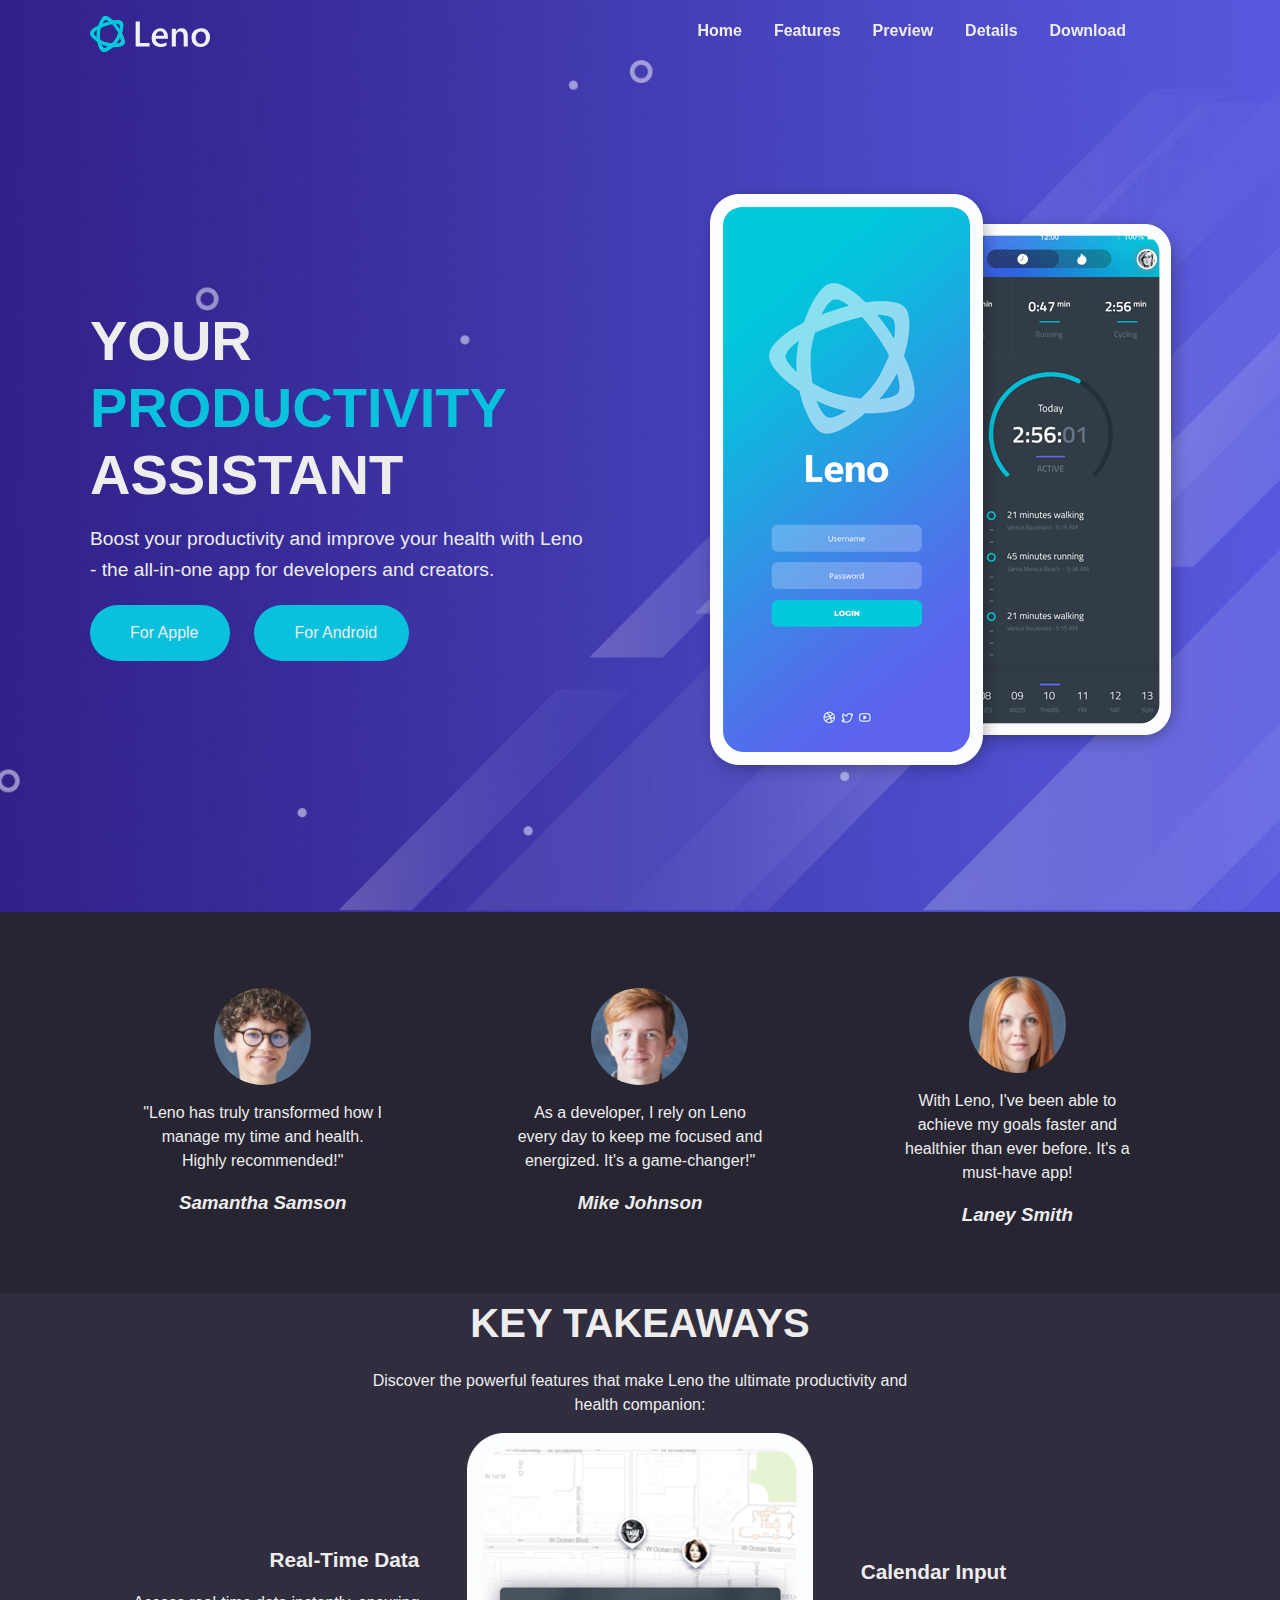
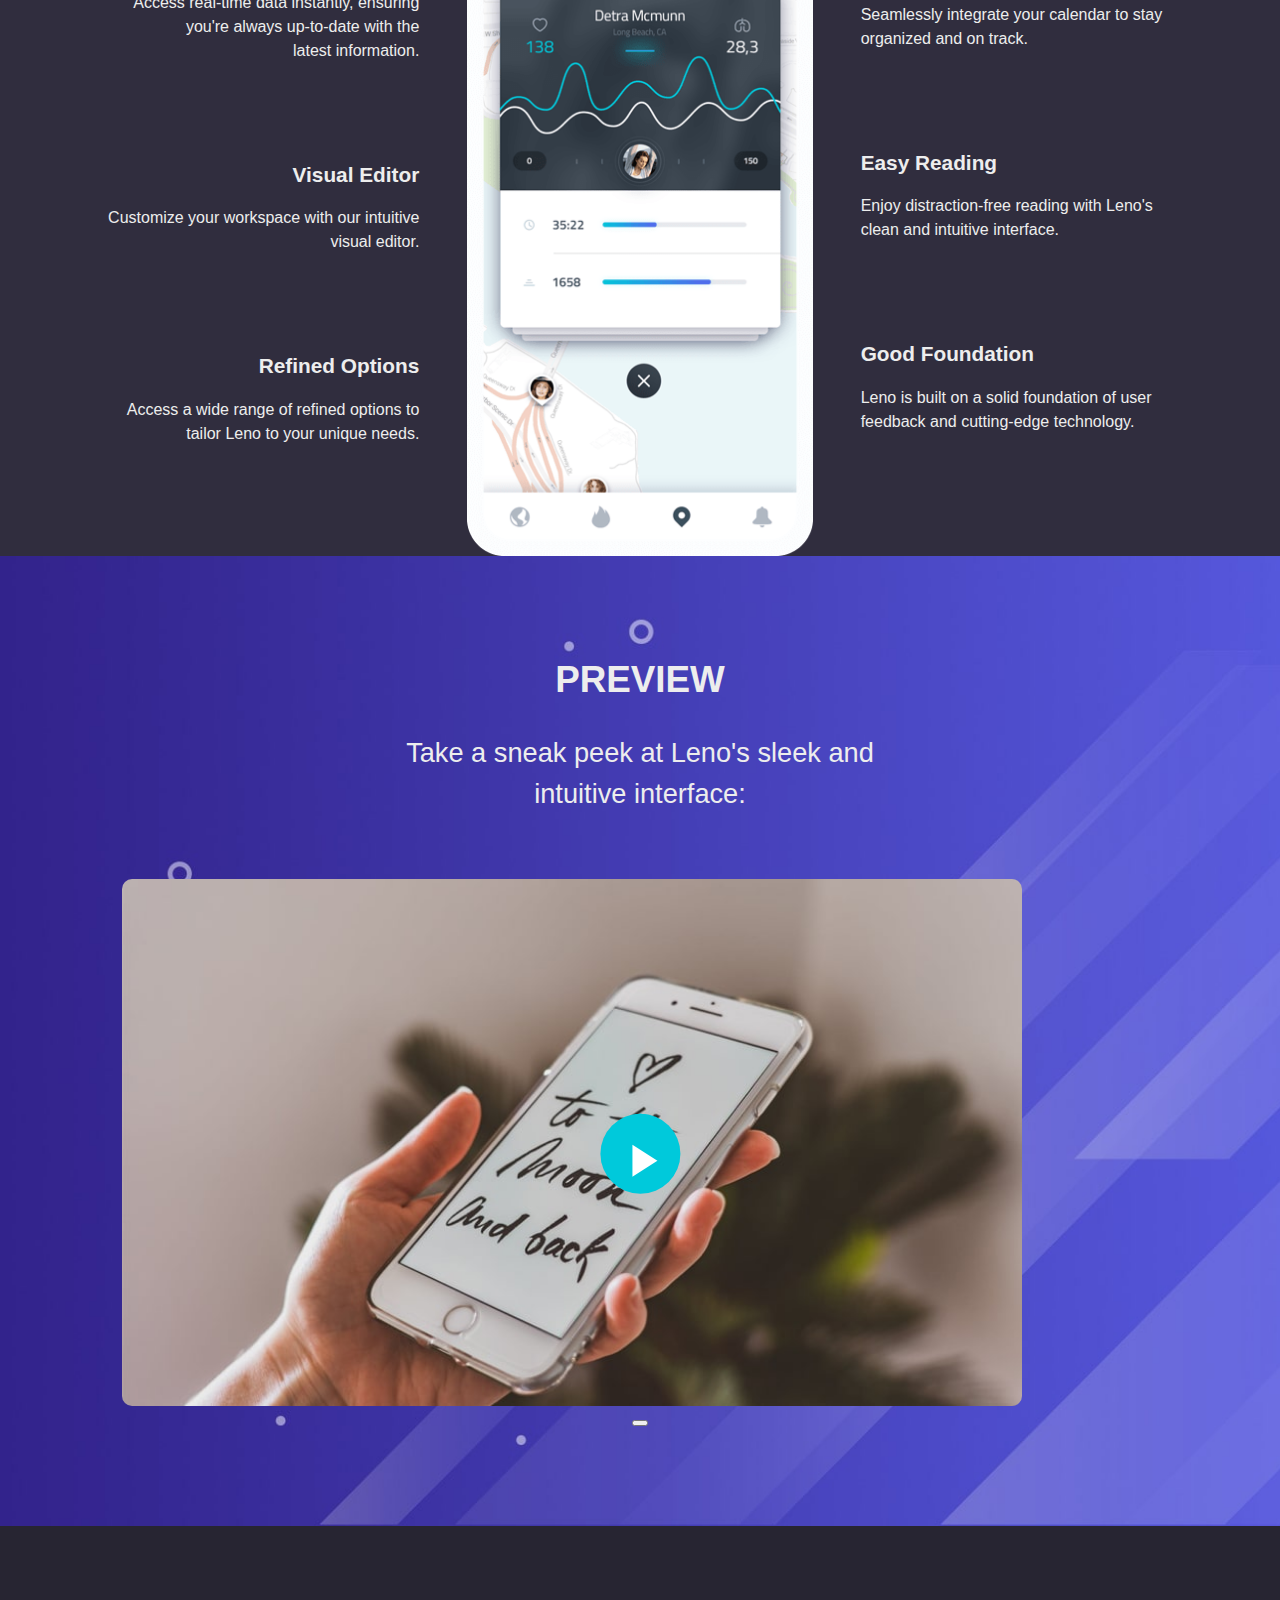
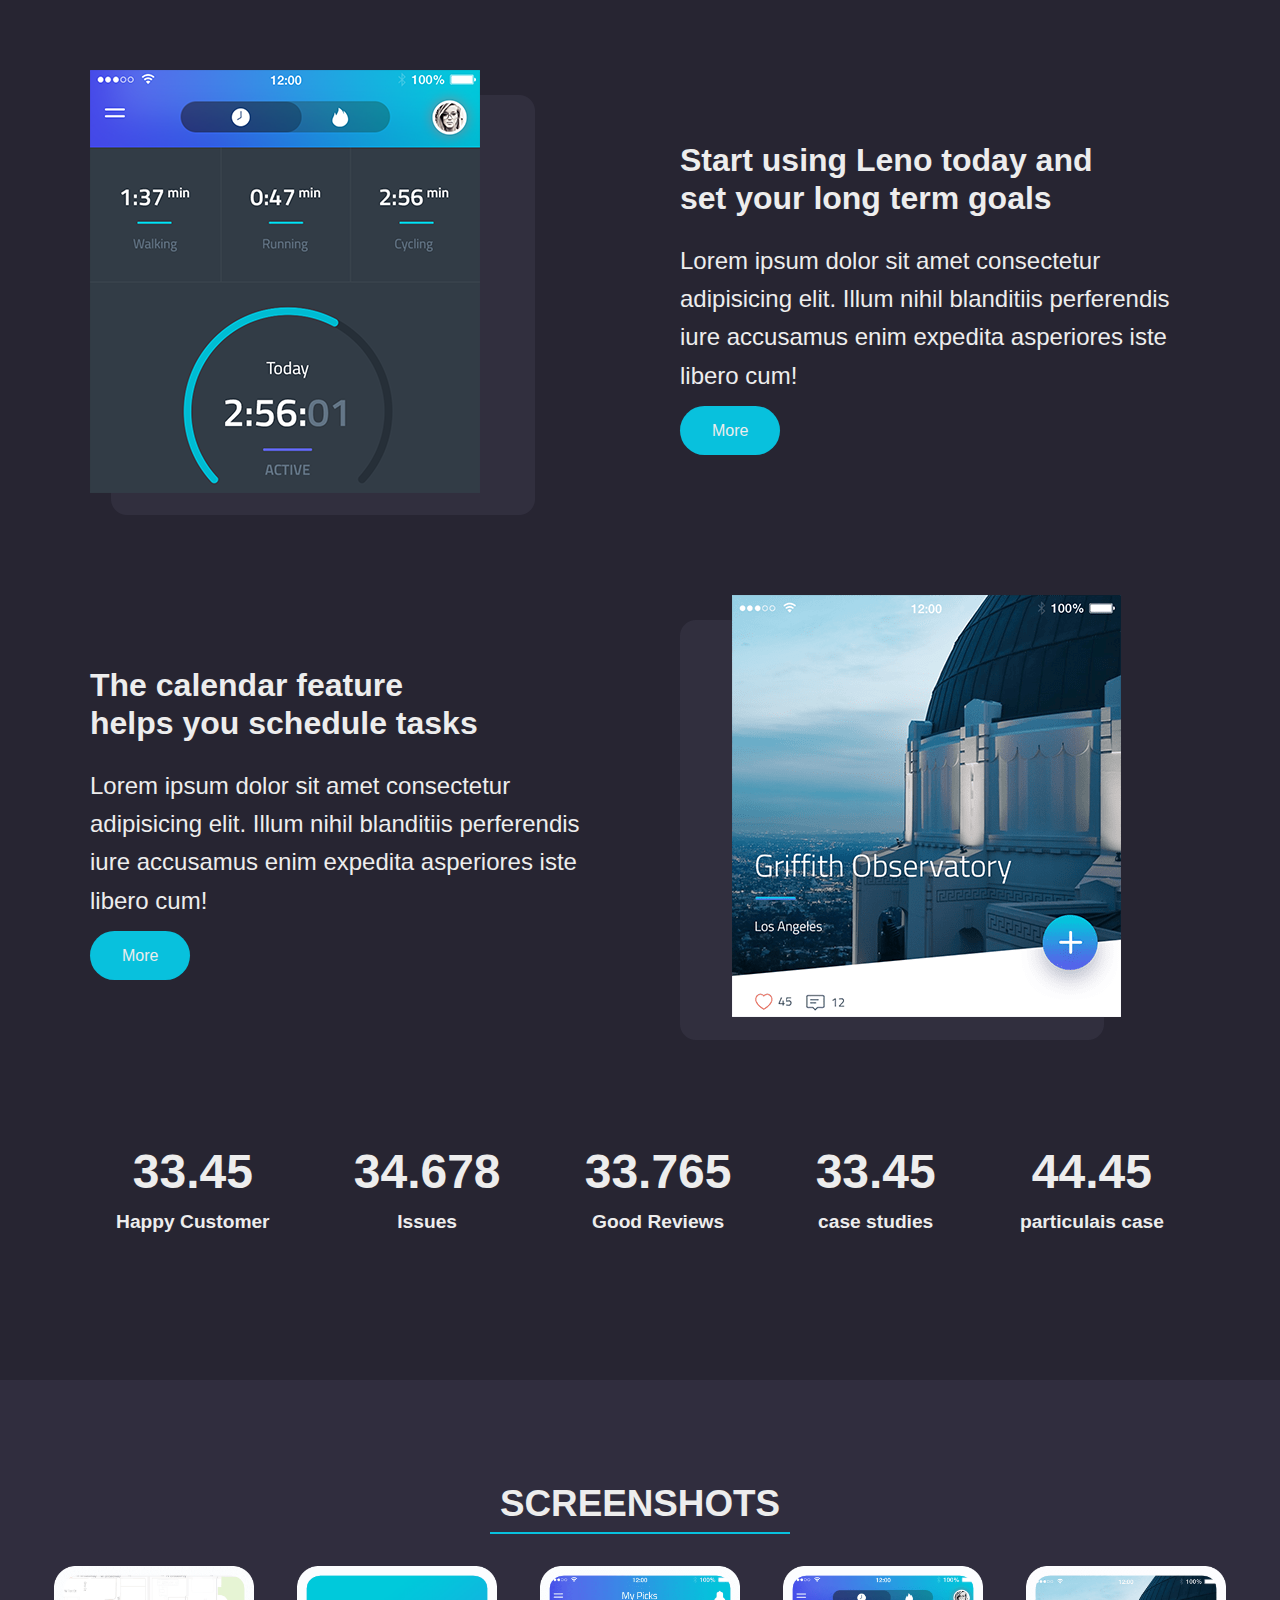
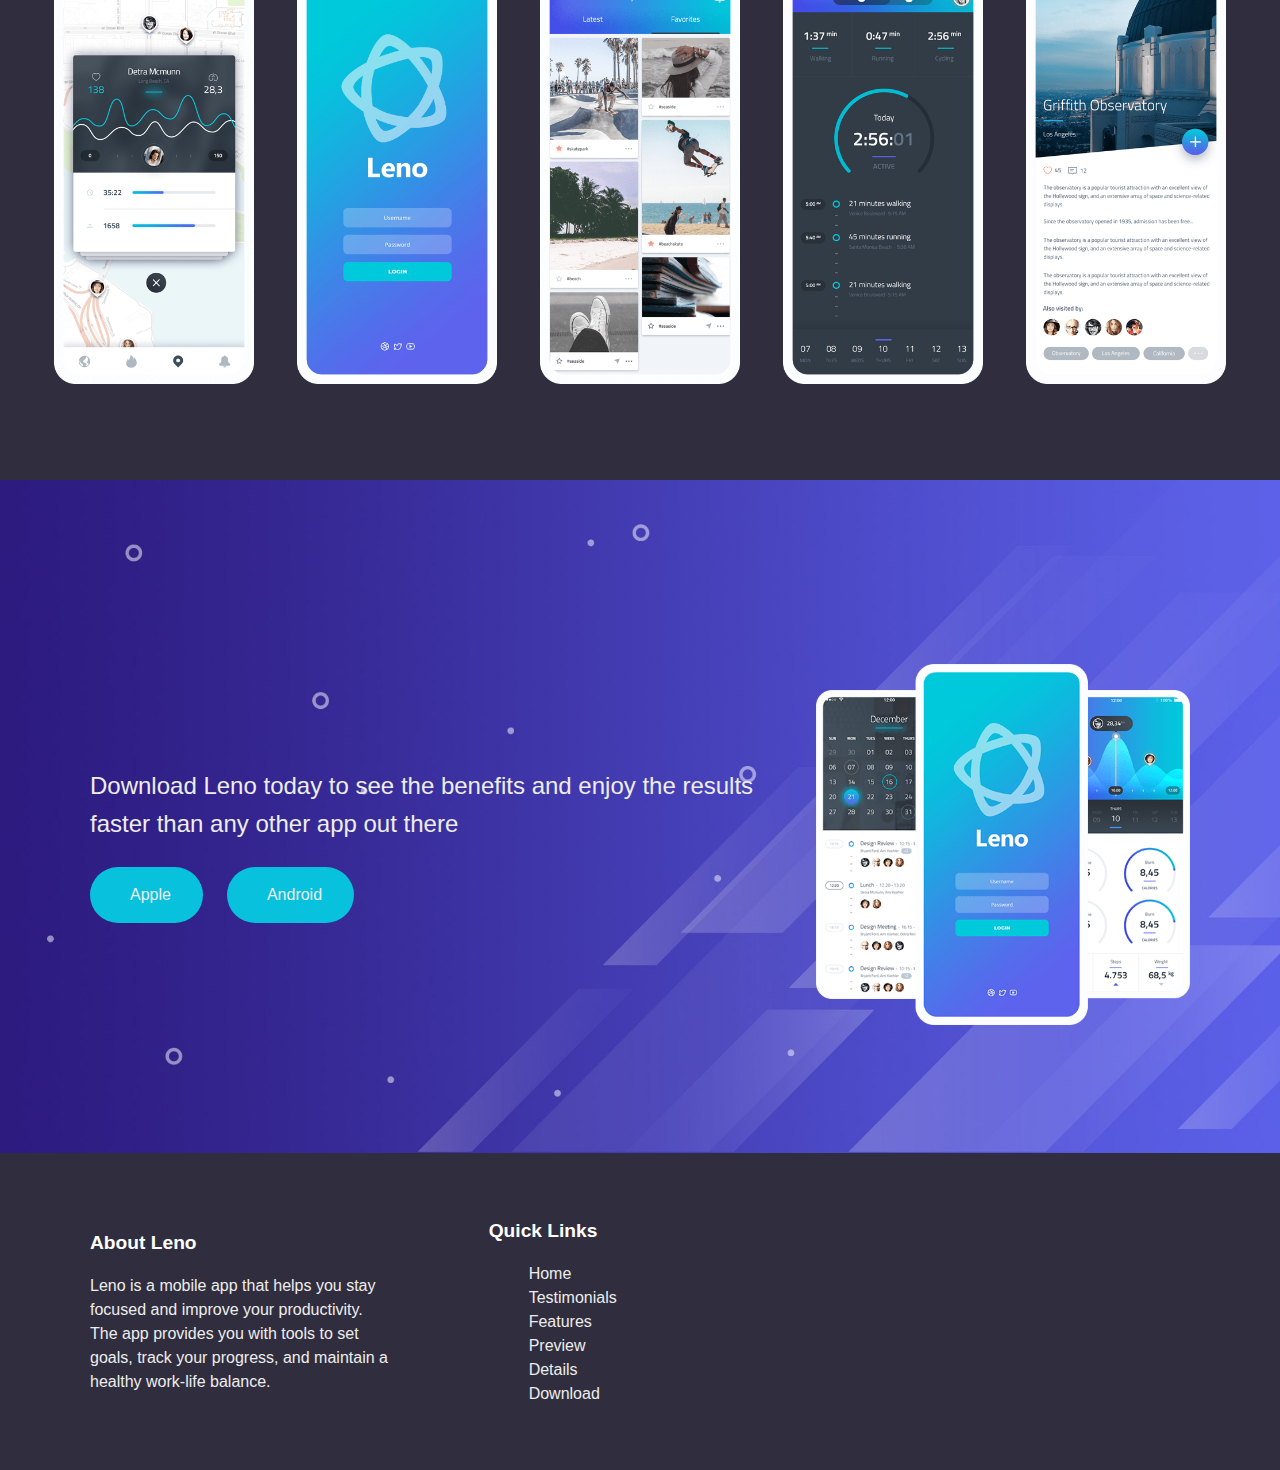
<file: index.html>
<!DOCTYPE html>
<html lang="en">
  <head>
    <meta charset="UTF-8">
    <meta name="viewport" content="width=device-width, initial-scale=1.0">
    <link rel="preconnect" href="https://fonts.googleapis.com">
    <link rel="preconnect" href="https://fonts.gstatic.com" crossorigin>
    <link
      href="https://fonts.googleapis.com/css2?family=Open+Sans:ital,wght@0,300..800;1,300..800&family=Roboto:ital,wght@0,100;0,300;0,400;0,500;0,700;0,900;1,100;1,300;1,400;1,500;1,700;1,900&display=swap"
      rel="stylesheet">
    <link rel="stylesheet" href="https://cdnjs.cloudflare.com/ajax/libs/font-awesome/6.7.1/css/all.min.css"
      integrity="sha512-5Hs3dF2AEPkpNAR7UiOHba+lRSJNeM2ECkwxUIxC1Q/FLycGTbNapWXB4tP889k5T5Ju8fs4b1P5z/iB4nMfSQ=="
      crossorigin="anonymous" referrerpolicy="no-referrer" />
    <link rel="stylesheet" href="./css/style.css">
    <link rel="stylesheet" href="./images/favicon.png">
    <title>Leno App | Health and Productivity</title>
  </head>
  <body>
    <nav class="navbar">
      <div class="navbar__container container">
        <div class="navbar__logo">
          <img src="./images/logo.svg" alt="leno">
        </div>
        <div class="navbar__menu">
          <ul class="navbar__menu-list">
            <li class="navbar__menu-item">
              <a href="#" class="navbar__menu-link">Home</a>
            </li>
            <li class="navbar__menu-item">
              <a href="#features" class="navbar__menu-link">Features</a>
            </li>
            <li class="navbar__menu-item">
              <a href="#preview" class="navbar__menu-link">Preview</a>
            </li>
            <li class="navbar__menu-item">
              <a href="#details" class="navbar__menu-link">Details</a>
            </li>
            <li class="navbar__menu-item">
              <a href="#download" class="navbar__menu-link">Download</a>
            </li>
            <li class="navbar__menu-item">
              <a href="#" class="navbar__menu-link--primary">
                <i class="fa-brands fa-facebook"></i>
              </a>
            </li>
            <li class="navbar__menu-item">
              <a href="#" class="navbar__menu-link--primary">
                <i class="fa-brands fa-twitter"></i>
              </a>
            </li>
          </ul>
        </div>
        <!-- Mobile Menu & Hamburger Icon -->
        <div class="navbar__mobile-menu">
          <div class="navbar__mobile-menu-toggle">
            <i class="fas fa-bars fa-2x"></i>
          </div>
          <!-- Mobile Menu Items -->
          <div class="navbar__mobile-menu-items">
            <ul class="navbar__mobile-menu-list">
              <li class="navbar__mobile-menu-item">
                <a href="#" class="navbar__mobile-menu-link">Home</a>
              </li>
              <li class="navbar__mobile-menu-item">
                <a href="#features" class="navbar__mobile-menu-link">Features</a>
              </li>
              <li class="navbar__mobile-menu-item">
                <a href="#preview" class="navbar__mobile-menu-link">Preview</a>
              </li>
              <li class="navbar__mobile-menu-item">
                <a href="#details" class="navbar__mobile-menu-link">Details</a>
              </li>
              <li class="navbar__mobile-menu-item">
                <a href="download" class="navbar__mobile-menu-link">Download</a>
              </li>
              <li class="navbar__mobile-menu-item">
                <a href="#" class="navbar__mobile-menu-link--primary">
                  <i class="fa-brands fa-facebook"></i>
                </a>
              </li>
              <li class="navbar__mobile-menu-item">
                <a href="#" class="navbar__mobile-menu-link--primary">
                  <i class="fa-brands fa-twitter"></i>
                </a>
              </li>
            </ul>
          </div>
        </div>
      </div>
    </nav>
    <!-- Hero -->
    <header class="hero">
      <div class="hero__container container">
        <div class="hero__content">
          <h1 class="hero__title">
            Your <span class="hero__title-primary">Productivity</span>
            Assistant
          </h1>
          <p class="hero__description">
            Boost your productivity and improve your health with Leno - the all-in-one app for developers and creators.
          </p>
          <div class="hero__buttons">
            <a href="#download" class="hero_button btn">
              <i class="fa-brands fa-apple"></i>
              For Apple
            </a>
            <a href="#download" class="hero_button btn">
              <i class="fa-brands fa-android"></i>
              For Android
            </a>
          </div>
        </div>
        <div class="hero__image">
          <img src="./images/header-smartphones.png" alt="hero">
        </div>
      </div>
    </header>
    <!-- Testimonials -->
    <section class="testimonials" id="testimonials">
      <div class="testimonials__container container">
        <div class="testimonials__card">
          <div class="testimonials__image">
            <img src="./images/testimonial-1.jpg" alt="testimonial 1">
          </div>
          <div class="testimonials__card--content">
            <p class="testimonials__card-text">
              "Leno has truly transformed how I manage my time and health. Highly recommended!"
            </p>
            <h3 class="testimonials__card-title">
              Samantha Samson
            </h3>
          </div>
        </div>
        <div class="testimonials__card">
          <div class="testimonials__image">
            <img src="./images/testimonial-2.jpg" alt="testimonial 2">
          </div>
          <div class="testimonials__card--content">
            <p class="testimonials__card-text">
              As a developer, I rely on Leno every day to keep me focused and energized. It's a game-changer!"
            </p>
            <h3 class="testimonials__card-title">
              Mike Johnson
            </h3>
          </div>
        </div>
        <div class="testimonials__card">
          <div class="testimonials__image">
            <img src="./images/testimonial-3.jpg" alt="testimonial 3">
          </div>
          <div class="testimonials__card--content">
            <p class="testimonials__card-text">
              With Leno, I've been able to achieve my goals faster and healthier than ever before. It's a must-have app!
            </p>
            <h3 class="testimonials__card-title">
              Laney Smith
            </h3>
          </div>
        </div>
      </div>
    </section>
    <!-- Features -->
    <section class="features" id="features">
      <div class="features__container container">
        <div class="features__content">
          <h2 class="features__title">Key Takeaways</h2>
          <p class="features__description">
            Discover the powerful features that make Leno the ultimate productivity and health companion:
          </p>
          <div class="features__grid">
            <div class="features__grid-column features__grid-column-left">
              <div class="features__grid-item">
                <div class="features__grid-item-text">
                  <h4 class="features__grid-item-text-title">
                    Real-Time Data
                  </h4>
                  <p class="features__grid-item-text-description">
                    Access real-time data instantly, ensuring you're always up-to-date with the latest information.
                  </p>
                </div>
                <div class="features__grid-item-icon">
                  <i class="fas fa-rocket fa-4x"></i>
                </div>
              </div>
              <div class="features__grid-item">
                <div class="features__grid-item-text">
                  <h4 class="features__grid-item-text-title">
                    Visual Editor
                  </h4>
                  <p class="features__grid-item-text-description">
                    Customize your workspace with our intuitive visual editor.
                  </p>
                </div>
                <div class="features__grid-item-icon">
                  <i class="fas fa-code fa-4x"></i>
                </div>
              </div>
              <div class="features__grid-item">
                <div class="features__grid-item-text">
                  <h4 class="features__grid-item-text-title">
                    Refined Options
                  </h4>
                  <p class="features__grid-item-text-description">
                    Access a wide range of refined options to tailor Leno to your unique needs.
                  </p>
                </div>
                <div class="features__grid-item-icon">
                  <i class="fas fa-cube fa-4x"></i>
                </div>
              </div>
            </div>
            <div class="features__grid-column features__grid-column-center">
              <img src="./images/features-smartphone-1.png" alt="">
            </div>
            <div class="features__grid-column features__grid-column-right">
              <div class="features__grid-item">
                <div class="features__grid-item-text">
                  <h4 class="features__grid-item-text-title">
                    Calendar Input
                  </h4>
                  <p class="features__grid-item-text-description">
                    Seamlessly integrate your calendar to stay organized and on track.
                  </p>
                </div>
                <div class="features__grid-item-icon">
                  <i class="fas fa-calendar fa-4x"></i>
                </div>
              </div>
              <div class="features__grid-item">
                <div class="features__grid-item-text">
                  <h4 class="features__grid-item-text-title">
                    Easy Reading
                  </h4>
                  <p class="features__grid-item-text-description">
                    Enjoy distraction-free reading with Leno's clean and intuitive interface.
                  </p>
                </div>
                <div class="features__grid-item-icon">
                  <i class="fas fa-book fa-4x"></i>
                </div>
              </div>
              <div class="features__grid-item">
                <div class="features__grid-item-text">
                  <h4 class="features__grid-item-text-title">
                    Good Foundation
                  </h4>
                  <p class="features__grid-item-text-description">
                    Leno is built on a solid foundation of user feedback and cutting-edge technology.
                  </p>
                </div>
                <div class="features__grid-item-icon">
                  <i class="fas fa-gem fa-4x"></i>
                </div>
              </div>
            </div>
          </div>
        </div>
      </div>
    </section>
    <!-- Modal -->
    <div class="modal" id="videoModal">
      <div class="modal__content">
        <span class="modal__close-button">&times;</span>
        <iframe src=""
            frameborder="0"
            id="videoPlayer"
            width="600"
            height="320"
            frameborder="0"
            allowfullscreen
            ></iframe>
      </div>
    </div>
    <!-- preview -->
    <section class="preview" id="preview">
      <div class="preview__container container">
        <div class="preview__content">
          <h2 class="preview__title">Preview</h2>
          <p class="preview__description">
            Take a sneak peek at Leno's sleek and intuitive interface:
          </p>
          <div class="preview__image-container">
            <div class="preview__video-wrapper">
              <img src="./images/video-frame.jpg" alt="">
              <button class="preview__video-button">
                <span class="preview__video-play-button">
                  <span></span>
                </span>
              </button>
            </div>
          </div>
        </div>
      </div>
    </section>
    <!-- details -->
    <section class="details" id="details">
      <div class="details__container container">
          <div class="details__grid">
             <div class="details__grid-image">
                <img src="./images/details-1.png" alt="">
             </div>
            <div class="details__grid-content">
              <h3 class="details__grid-heading">
                Start using Leno today and set your long term goals
              </h3>
              <p class="details__grid-description">
                Lorem ipsum dolor sit amet consectetur adipisicing elit. Illum nihil blanditiis perferendis iure accusamus enim
                expedita asperiores iste libero cum!
              </p>
              <a href="details.html" class="details__grid-buton btn">More</a>
            </div>
           
            <div class="details__grid-content">
              <h3 class="details__grid-heading">
               The calendar feature helps you schedule tasks
              </h3>
              <p class="details__grid-description">
                Lorem ipsum dolor sit amet consectetur adipisicing elit. Illum nihil blanditiis perferendis iure accusamus enim
                expedita asperiores iste libero cum!
              </p>
              <a href="#details.html" class="details__grid-buton btn">More</a>
            </div>
              <div class="details__grid-image">
                <img src="./images/details-2.png" alt="">
              </div>
          </div>
          <!-- icons -->
          <div class="details_icons">
            <div class="details__icons-item">
              <i class="fas fa-users fa-4x"></i>
              <div class="details__icons-amount">33.45</div>
              <h4 class="details_icons-titlle">Happy Customer</h4>
            </div>
            <div class="details__icons-item">
              <i class="fas fa-code fa-4x"></i>
              <div class="details__icons-amount">34.678</div>
              <h4 class="details_icons-titlle">Issues</h4>
            </div>
            <div class="details__icons-item">
              <i class="fas fa-rocket fa-4x"></i>
              <div class="details__icons-amount">33.765</div>
              <h4 class="details_icons-titlle">Good Reviews</h4>
            </div>
            <div class="details__icons-item">
              <i class="fas fa-edit fa-4x"></i>
              <div class="details__icons-amount">33.45</div>
              <h4 class="details_icons-titlle">case studies</h4>
            </div>
            <div class="details__icons-item">
              <i class="fas fa-edit fa-4x"></i>
              <div class="details__icons-amount">44.45</div>
              <h4 class="details_icons-titlle">particulais case</h4>
            </div>
          </div>
      </div>
    </section>
    <!-- screenshot -->
    <section class="screenshots" id="screenshots">
       <div class="screenshots__container container">
         <div class="screenshots__content">
           <h2 class="screenshots__title">
            Screenshots 
           </h2>
           <div class="screenshot__image">
             <img src="./images/screenshot-1.png" alt="">
             <img src="./images/screenshot-2.png" alt="">
             <img src="./images/screenshot-3.png" alt="">
             <img src="./images/screenshot-4.png" alt="">
             <img src="./images/screenshot-5.png" alt="">
           </div>
         </div>
       </div>
    </section>
    <section class="download" id="download">
       <div class="download__container container">
          <div class="download_content">
           <p class="download-description">
            Download Leno today to see the benefits and enjoy the results faster than any other app out there
           </p>
           <div class="download__buttons">
             <a href="details.html" class="download__button btn">
               <i class="fa-brands fa-apple"></i>
               Apple
             </a>
             <a href="details.html" class="download__button btn">
               <i class="fa-brands fa-android"></i>
               Android
             </a>
           </div>
          </div>
          <div class="download_image">
            <img src="./images/download.png" alt="">
          </div>
       </div>
    </section>
    <!-- footer -->
    <footer class="footer">
      <div class="footer__container container">
         <div class="footer__about">
            <h4 class="footer__title">About Leno</h4>
            <p class="footer__description">
              Leno is a mobile app that helps you stay focused and improve your productivity. The app provides you with tools to set
              goals, track your progress, and maintain a healthy work-life balance.
            </p>
         </div>
         <div class="footer__links">
            <h4 class="footer__title">Quick Links</h4>
            <ul class="footer__links-list">
               <li class="footer__links-item">
                  <a href="#" class="footer__links-link">Home</a>
               </li>
               <li class="footer__links-item">
                  <a href="#testimonials" class="footer__links-link">Testimonials</a>
               </li>
               <li class="footer__links-item">
                  <a href="#features" class="footer__links-link">Features</a>
               </li>
               <li class="footer__links-item">
                  <a href="#preview" class="footer__links-link">Preview</a>
               </li>
               <li class="footer__links-item">
                  <a href="#details" class="footer__links-link">Details</a>
               </li>
               <li class="footer__links-item">
                  <a href="#download" class="footer__links-link">Download</a>
               </li>
            </ul>
         </div>
         <div class="footer__social">
           <a href="#" class="social__link">
             <i class="fa-brands fa-facebook fa-3x"></i>
           </a>
           <a href="#" class="social__link">
             <i class="fa-brands fa-twitter fa-3x"></i>
           </a>
           <a href="#" class="social__link">
             <i class="fa-brands fa-instagram fa-3x"></i>
           </a>
           <a href="#" class="social__link">
             <i class="fa-brands fa-youtube fa-3x"></i>
           </a>
         </div>
      </div>
    </footer>
    <script src="js/script.js"></script>
  </body>
</html>
</file>
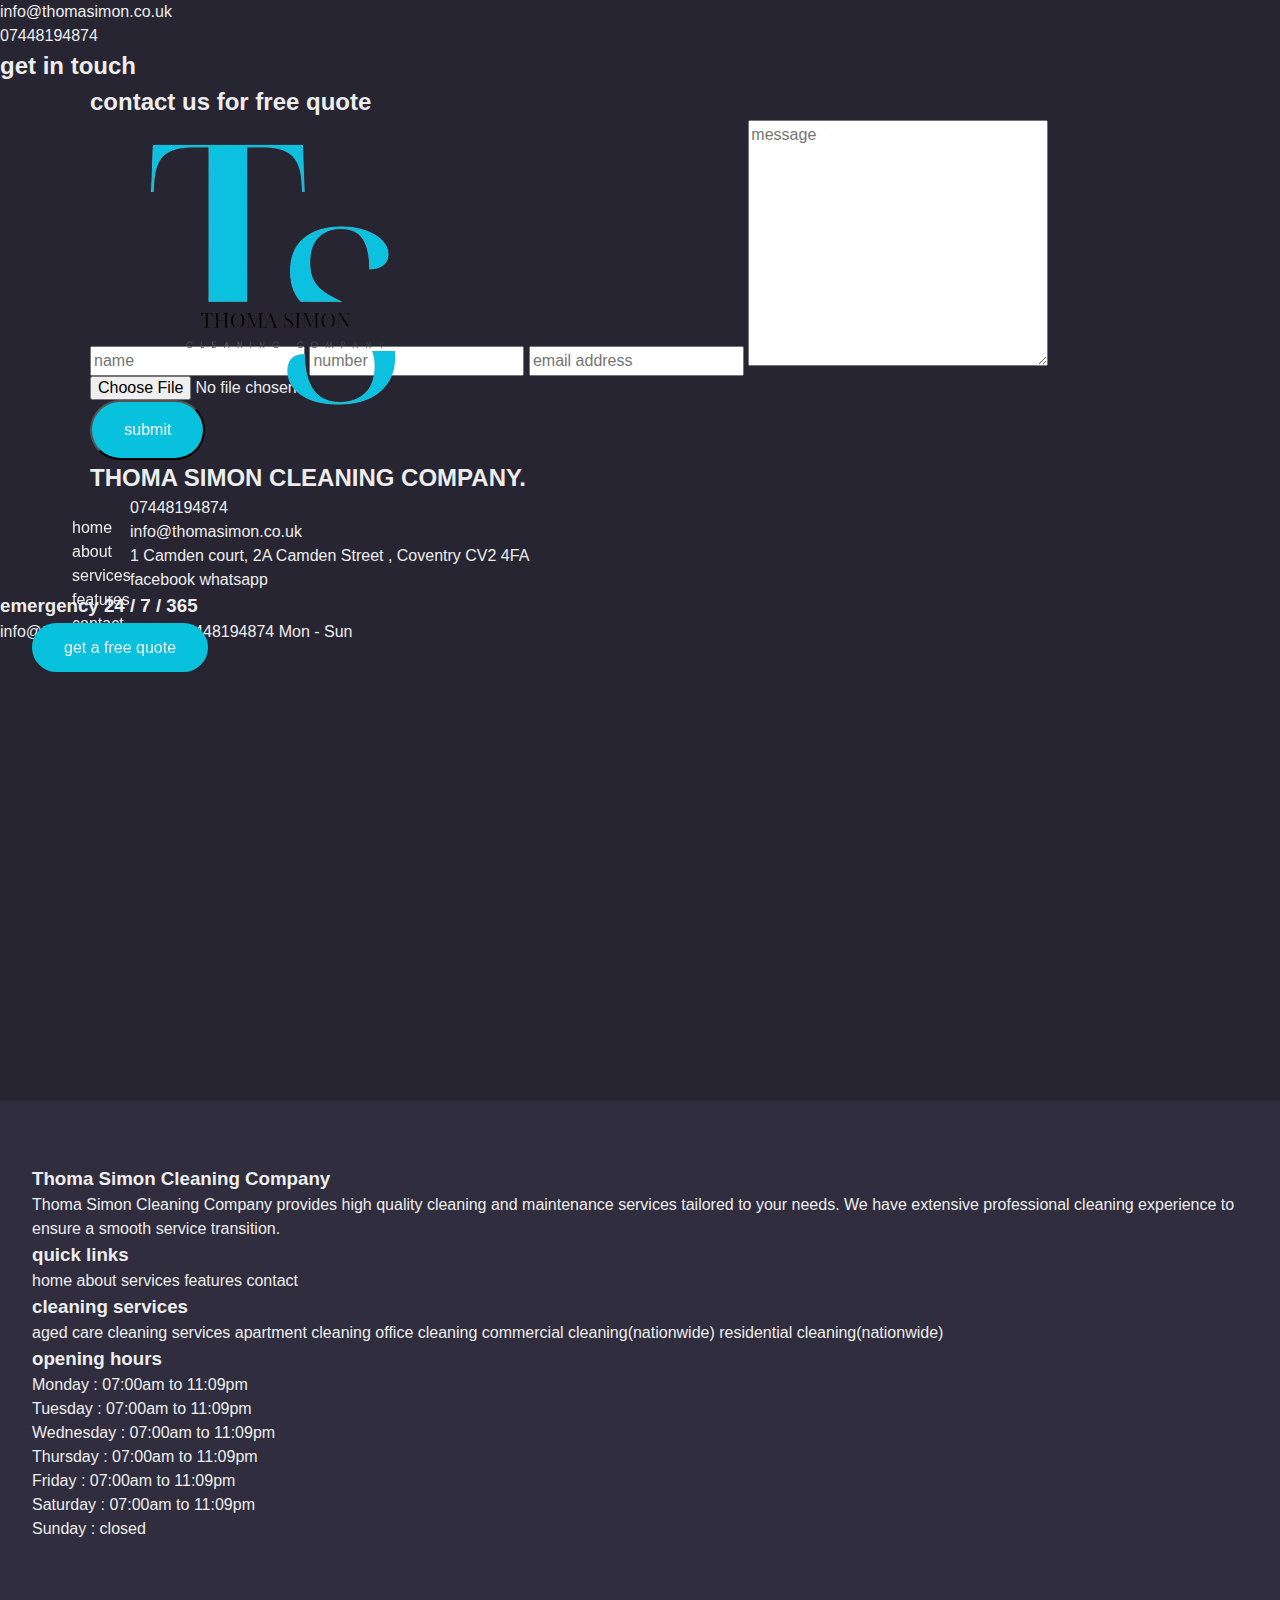
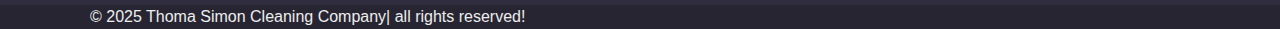
<file: contact.html>
<!DOCTYPE html>
<html lang="en">
  <head>
    <meta charset="UTF-8">
    <meta name="viewport" content="width=device-width, initial-scale=1.0">
    <link rel="preconnect" href="https://fonts.googleapis.com">
    <link rel="preconnect" href="https://fonts.gstatic.com" crossorigin>
    <link
      href="https://fonts.googleapis.com/css2?family=Open+Sans:ital,wght@0,300..800;1,300..800&family=Roboto:ital,wght@0,100;0,300;0,400;0,500;0,700;0,900;1,100;1,300;1,400;1,500;1,700;1,900&display=swap"
      rel="stylesheet">
    <link rel="stylesheet" href="https://cdnjs.cloudflare.com/ajax/libs/font-awesome/6.7.1/css/all.min.css"
      integrity="sha512-5Hs3dF2AEPkpNAR7UiOHba+lRSJNeM2ECkwxUIxC1Q/FLycGTbNapWXB4tP889k5T5Ju8fs4b1P5z/iB4nMfSQ=="
      crossorigin="anonymous" referrerpolicy="no-referrer" />
    <link rel="icon" type="image/x-icon" href="./images/favicon.png">
    <link rel="stylesheet" href="./css/style.css">
    <link rel="stylesheet" href="css/reset.css">

    <title>Cleaning Services | West Midland and surrounding </title>
  </head>
  <body>
    <!-- header -->

    <header class="header">

      <div class="contact-info section">
        <a href="mailto:info@thomasimon.co.uk">
          <i class="fas fa-envelope"></i>info@thomasimon.co.uk
        </a>
        <div class="social">
          <a href="">
            <i class="fa-brands fa-facebook"></i>
          </a>
          <a href="tel:07448194871">
            <i class="fa-brands fa-whatsapp"></i>
          </a>
        </div>
        <a href="tel:07448194874">
          <i class="fas fa-phone"></i>07448194874
        </a>


      </div>

      <nav class="navbar section">
        <a href="home.html" class="logo">
          <img src="images/logo.png" alt="">
        </a>
        <ul class="links">
          <li>
            <a href="index.html">home</a>
          </li>
          <li>
            <a href="about.html">about</a>
          </li>
          <li>
            <a href="services.html">services</a>
          </li>
          <li>
            <a href="features.html">features</a>
          </li>
          <li>
            <a href="contact.html">contact</a>
          </li>

        </ul>

        <a href="contact.html" class="btn btn-primary">get a free quote</a>


        <div id="menu-btn" class="fa fa-bars"></div>

      </nav>

    </header>
    <section class="section banner-all">
      <h2 class="banner-text">
        get in touch
      </h2>
    </section>
    
    <section class="section contact">
      <div class="container">
        <h2 class="form-title">contact us for free quote</h2>
        <div class="grid">
          <form action="POST" data-netlify="true" class="form">
            <input type="text" name="name" placeholder="name" required>
            <input type="number" name="number" placeholder="number" required>
            <input type="email" name="email" placeholder="email address" required>
            <textarea name="" id="" cols="30" rows="10" placeholder="message"></textarea>
            <div class="field file">
              <input type="file" name="myfile" id="myfile" placeholder="Upload File">
            </div>
    
            <button type="submit" class="btn btn-primary">submit</button>
          </form>
          <div class="contact-content">
            <h2 class="heading-contact">
              <span class="span">
                THOMA SIMON CLEANING COMPANY.
              </span>
            </h2>
            <ul class="contact-list" role="list">
              <li class="contact-list-item">
                <a href="tel:+" class="contact-link">
                  <i class="fa-solid fa-phone"></i>
                  07448194874
                </a>
              </li>
              <li class="contact-list-item">
                <a href="" class="contact-link">
                  <i class="fa-solid fa-envelope"></i>
                info@thomasimon.co.uk
                </a>
              </li>
              <li class="contact-list-item">
                <a href="" class="contact-link">
                  <i class="fa-solid fa-location-dot"></i>
                1 Camden court, 2A Camden Street , Coventry CV2 4FA
    
                </a>
              </li>
              <li class="contact-list-item">
                <a href="" class="contact-link">
                  <i class="fa-brands fa-facebook"></i>
                  facebook
                </a>
                <a href="tel:07448194874" class="contact-link">
                  <i class="fa-brands fa-square-whatsapp"></i>
                  whatsapp
                </a>
              </li>
            </ul>
          </div>
        </div>
      </div>
    </section>
    <section class="emergency">
      <div>
        <h3 class="content">
          emergency 24 / 7 / 365
        </h3>
        <div class="emergencies">
    
          <a href="mailto:info@thomasimon.co.uk">
            <i class="fas fa-envelope"></i>info@thomasimon.co.uk
          </a>
          <a href="">
            <i class="fas fa-phone"></i>07448194874
          </a>
    
          <a href="">
            <i class="fas fa-clock"></i>
            Mon - Sun </a>
        </div>
    
      </div>
    
    </section>
   
      <iframe
        src="https://www.google.com/maps/embed?pb=!1m18!1m12!1m3!1d2433.5267987340585!2d-1.488686523325212!3d52.41525187203395!2m3!1f0!2f0!3f0!3m2!1i1024!2i768!4f13.1!3m3!1m2!1s0x48774bdd67d5966f%3A0xd17795f55247592d!2s1%2C%202%20Camden%20St%2C%20Coventry%20CV2%204PZ!5e0!3m2!1sen!2suk!4v1753010104416!5m2!1sen!2suk"
        width="600" height="450" style="border:0;" allowfullscreen="" loading="lazy"
        referrerpolicy="no-referrer-when-downgrade" class="maps"></iframe>

    <!-- footer -->
    <section class="footer">
      <div class="box-container">
        <div class="box">
          <h3>Thoma Simon Cleaning Company</h3>
          <p><span class="thoma-span">Thoma Simon Cleaning Company </span> provides high quality cleaning and
            maintenance services
            tailored to your needs.
            We have extensive professional cleaning experience to ensure a smooth service transition.
          </p>
          <div class="share">
            <a href="#" class="fab fa-facebook-f"></a>
            <a href="tel:07448194874" class="fab fa-whatsapp"></a>
          </div>
        </div>
        <div class="box">
          <h3>quick links</h3>
          <a class="link" href="#home"> <i class="fas fa-angle-right"></i> home</a>
          <a class="link" href="#about"> <i class="fas fa-angle-right"></i> about</a>
          <a class="link" href="#services"> <i class="fas fa-angle-right"></i> services</a>

          <a class="link" href="#faq"> <i class="fas fa-angle-right"></i> features</a>
          <a class="link" href="#contact"> <i class="fas fa-angle-right"></i> contact</a>
        </div>
        <div class="box">
          <h3>cleaning services</h3>
          <a class="link" href="#home"> <i class="fas fa-angle-right"></i>aged care cleaning services</a>
          <a class="link" href="#about"> <i class="fas fa-angle-right"></i>apartment cleaning</a>
          <a class="link" href="#services"> <i class="fas fa-angle-right"></i>office cleaning</a>
          <a class="link" href="#contact"> <i class="fas fa-angle-right"></i>commercial cleaning(nationwide)</a>
          <a class="link" href="#contact"> <i class="fas fa-angle-right"></i>residential cleaning(nationwide)</a>
        </div>
        <div class="box">
          <h3>opening hours</h3>
          <p> <span class="thoma-span">Monday :</span> 07:00am to 11:09pm </p>
          <p> <span class="thoma-span">Tuesday :</span> 07:00am to 11:09pm </p>
          <p> <span class="thoma-span">Wednesday :</span> 07:00am to 11:09pm </p>
          <p> <span class="thoma-span">Thursday :</span> 07:00am to 11:09pm </p>
          <p> <span class="thoma-span">Friday :</span> 07:00am to 11:09pm </p>

          <p> <span class="thoma-span">Saturday :</span> 07:00am to 11:09pm </p>
          <p> <span class="thoma-span">Sunday :</span> closed </p>
        </div>
      </div>
    </section>
    <p class="credit container">
      &copy; 2025 <a href=""><span class="thoma-span">Thoma Simon Cleaning Company</span></a>| all rights reserved!
    </p>
    <a href="#top" class="go-top" data-go-top>
      <ion-icon name="chevron-up-outline"></ion-icon><i class="fa-solid fa-chevron-up"></i>
    </a>

    <script src="js/script.js"></script>
  </body>
</html>
</file>
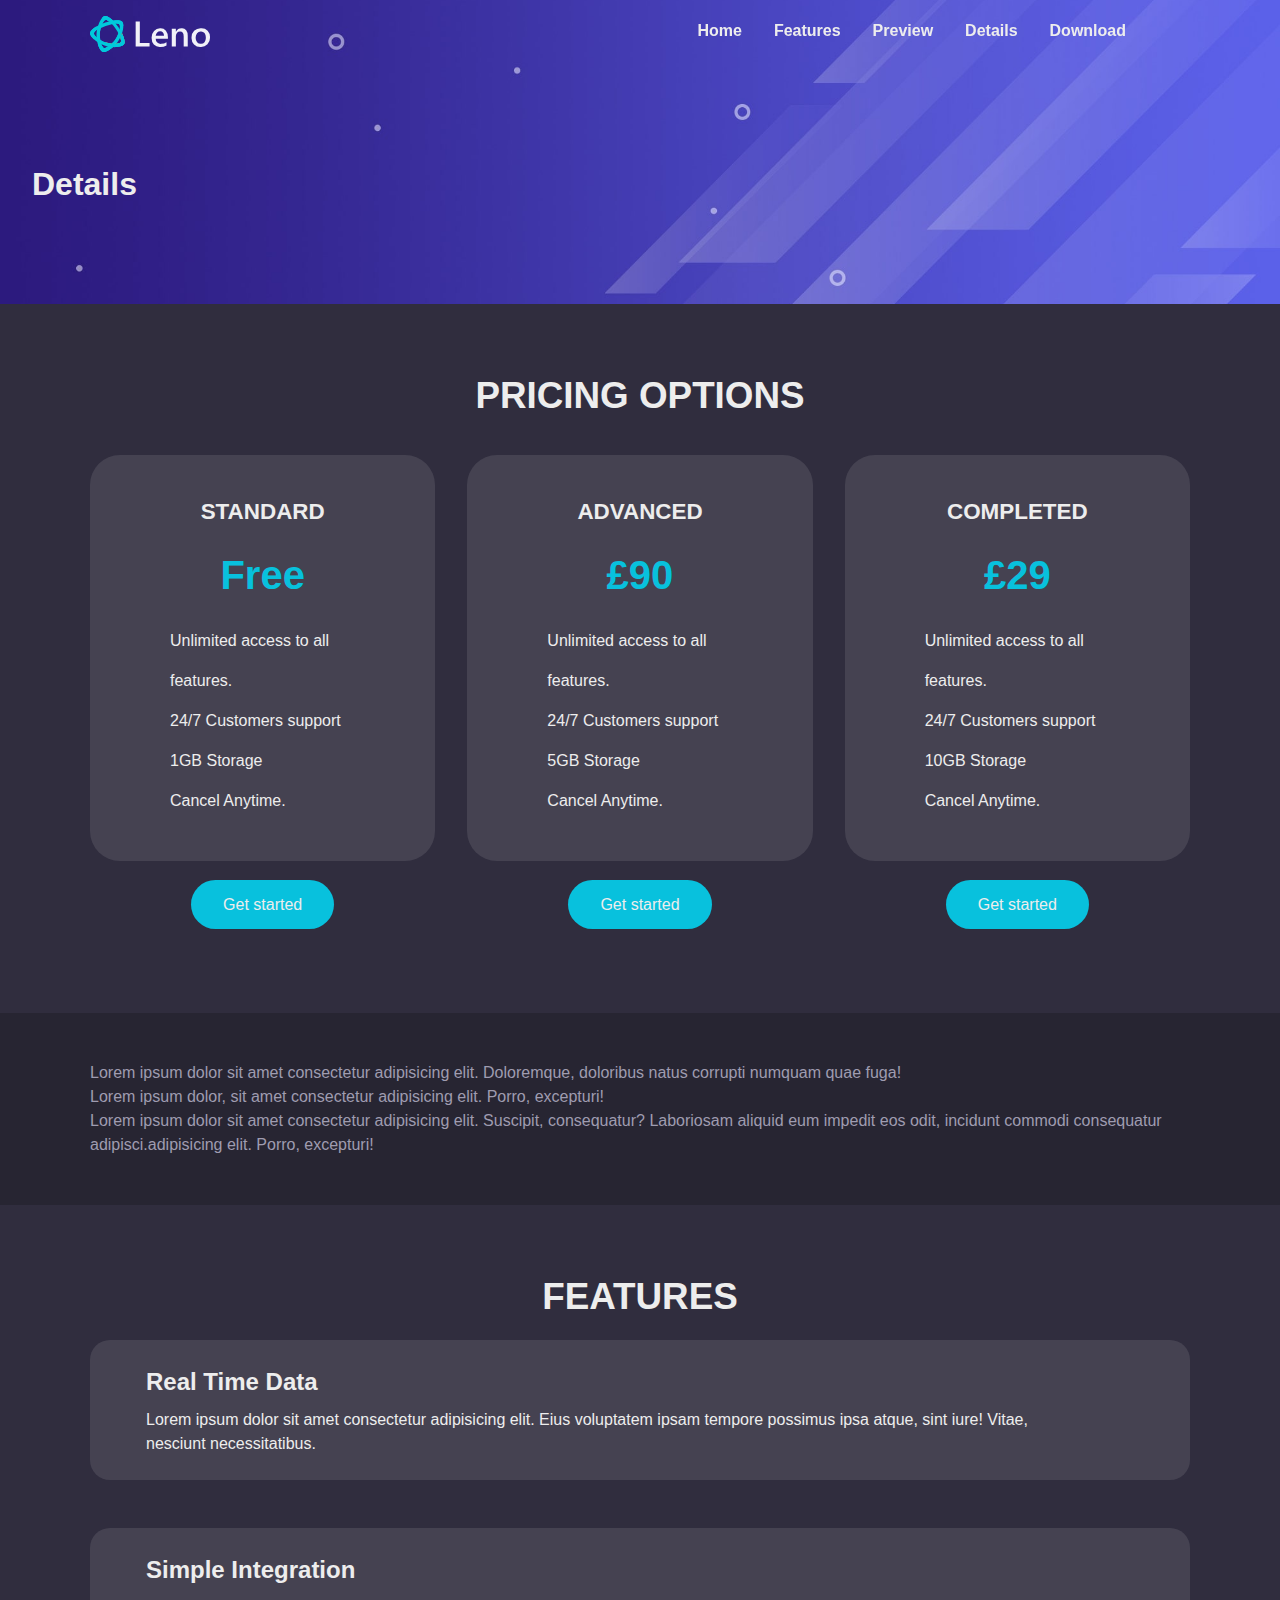
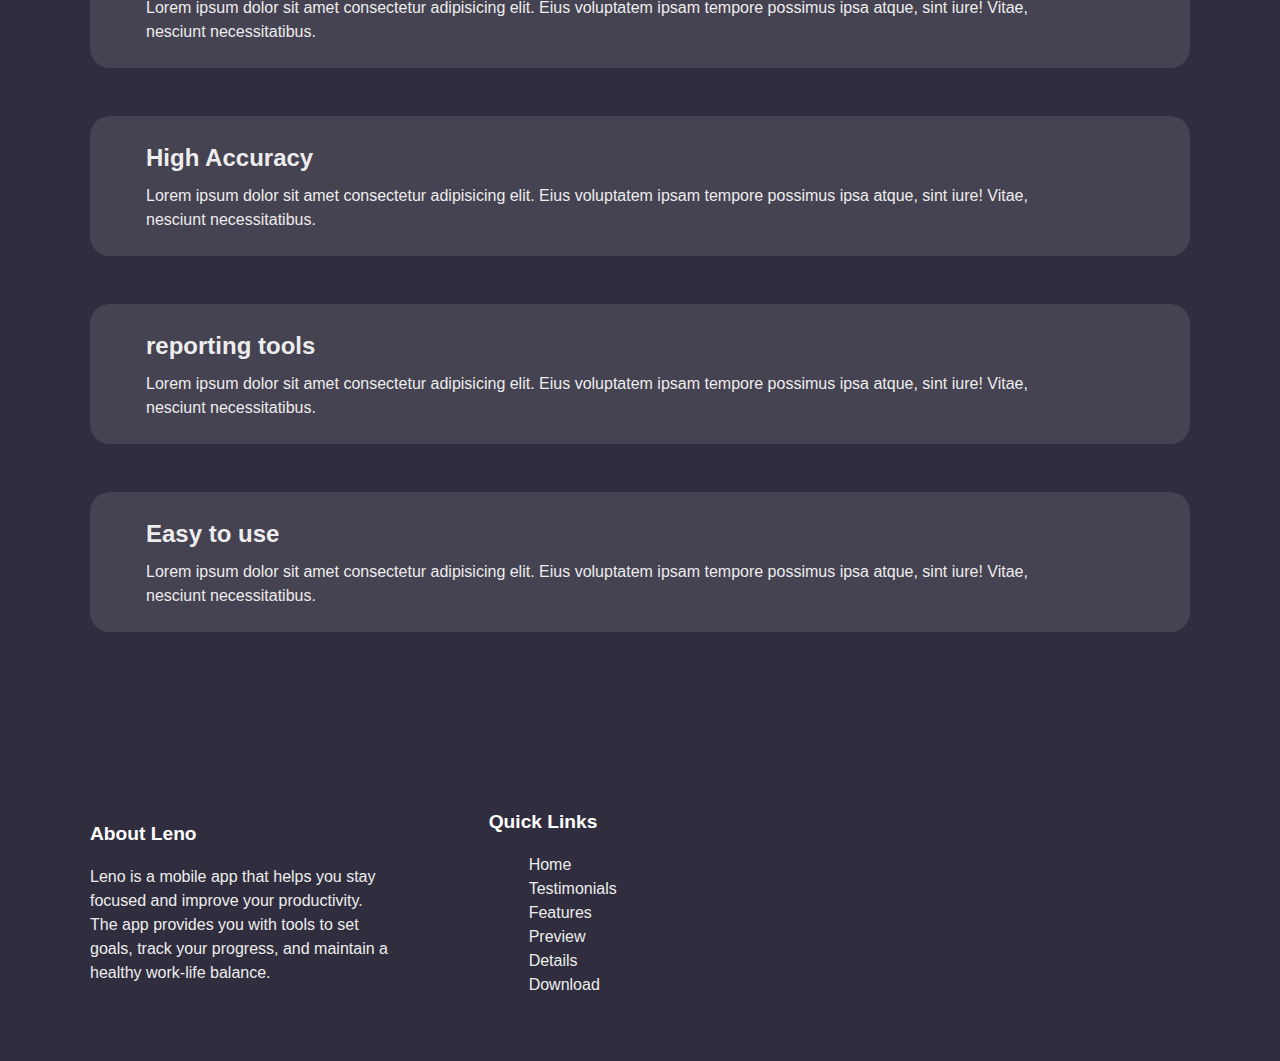
<file: details.html>
<!DOCTYPE html>
<html lang="en">
  <head>
    <meta charset="UTF-8">
    <meta name="viewport" content="width=device-width, initial-scale=1.0">
    <link rel="preconnect" href="https://fonts.googleapis.com">
    <link rel="preconnect" href="https://fonts.gstatic.com" crossorigin>
    <link
      href="https://fonts.googleapis.com/css2?family=Open+Sans:ital,wght@0,300..800;1,300..800&family=Roboto:ital,wght@0,100;0,300;0,400;0,500;0,700;0,900;1,100;1,300;1,400;1,500;1,700;1,900&display=swap"
      rel="stylesheet">
    <link rel="stylesheet" href="https://cdnjs.cloudflare.com/ajax/libs/font-awesome/6.7.1/css/all.min.css"
      integrity="sha512-5Hs3dF2AEPkpNAR7UiOHba+lRSJNeM2ECkwxUIxC1Q/FLycGTbNapWXB4tP889k5T5Ju8fs4b1P5z/iB4nMfSQ=="
      crossorigin="anonymous" referrerpolicy="no-referrer" />
    <link rel="stylesheet" href="./css/style.css">
    <link rel="stylesheet" href="./images/favicon.png">
    <title>Leno App | Health and Productivity</title>
  </head>
  <body>
    <nav class="navbar">
      <div class="navbar__container container">
        <div class="navbar__logo">
          <img src="./images/logo.svg" alt="leno">
        </div>
        <div class="navbar__menu">
          <ul class="navbar__menu-list">
            <li class="navbar__menu-item">
              <a href="index.html" class="navbar__menu-link">Home</a>
            </li>
            <li class="navbar__menu-item">
              <a href="#features" class="navbar__menu-link">Features</a>
            </li>
            <li class="navbar__menu-item">
              <a href="#preview" class="navbar__menu-link">Preview</a>
            </li>
            <li class="navbar__menu-item">
              <a href="#details" class="navbar__menu-link">Details</a>
            </li>
            <li class="navbar__menu-item">
              <a href="#download" class="navbar__menu-link">Download</a>
            </li>
            <li class="navbar__menu-item">
              <a href="#" class="navbar__menu-link--primary">
                <i class="fa-brands fa-facebook"></i>
              </a>
            </li>
            <li class="navbar__menu-item">
              <a href="#" class="navbar__menu-link--primary">
                <i class="fa-brands fa-twitter"></i>
              </a>
            </li>
          </ul>
        </div>
        <!-- Mobile Menu & Hamburger Icon -->
        <div class="navbar__mobile-menu">
          <div class="navbar__mobile-menu-toggle">
            <i class="fas fa-bars fa-2x"></i>
          </div>
          <!-- Mobile Menu Items -->
          <div class="navbar__mobile-menu-items">
            <ul class="navbar__mobile-menu-list">
              <li class="navbar__mobile-menu-item">
                <a href="#" class="navbar__mobile-menu-link">Home</a>
              </li>
              <li class="navbar__mobile-menu-item">
                <a href="#features" class="navbar__mobile-menu-link">Features</a>
              </li>
              <li class="navbar__mobile-menu-item">
                <a href="#preview" class="navbar__mobile-menu-link">Preview</a>
              </li>
              <li class="navbar__mobile-menu-item">
                <a href="#details" class="navbar__mobile-menu-link">Details</a>
              </li>
              <li class="navbar__mobile-menu-item">
                <a href="download" class="navbar__mobile-menu-link">Download</a>
              </li>
              <li class="navbar__mobile-menu-item">
                <a href="#" class="navbar__mobile-menu-link--primary">
                  <i class="fa-brands fa-facebook"></i>
                </a>
              </li>
              <li class="navbar__mobile-menu-item">
                <a href="#" class="navbar__mobile-menu-link--primary">
                  <i class="fa-brands fa-twitter"></i>
                </a>
              </li>
            </ul>
          </div>
        </div>
      </div>
    </nav>
    <!-- Inner Header -->
    <header class="inner-header">
       <div class="inner-header__container">
         <h1 class="inner-header__title">Details</h1>
       </div>
    </header>

    <!-- Pricing -->
    <section class="pricing">
      <div class="pricing__container container">
        <h2 class="pricing__title">Pricing Options</h2>
        <div class="pricing__cards">
        <!-- pricing card -->
          <div class="pricing__card">
             <div class="pricing__box">
                <h4 class="pricing__card-title">Standard</h4>
                <h3 class="pricing__card-price">Free</h3>
                <div class="pricing__card-body">
                  <ul class="pricing__card-list">
                    <li class="pricing__card-item">
                       <i class="fas fa-check"></i>
                       Unlimited access to all features.
                    </li>
                    <li class="pricing__card-item">
                       <i class="fas fa-check"></i>
                       24/7 Customers support
                    </li>
                    <li class="pricing__card-item">
                       <i class="fas fa-check"></i>
                       1GB Storage
                    </li>
                    <li class="pricing__card-item">
                       <i class="fas fa-check"></i>
                      Cancel Anytime.
                    </li>
                  </ul>
                </div>
             </div>
             <a href="" class="pricing__card-button btn">Get started</a>
          </div>
          <div class="pricing__card">
            <div class="pricing__box">
              <h4 class="pricing__card-title">Advanced</h4>
              <h3 class="pricing__card-price">£90</h3>
              <div class="pricing__card-body">
                <ul class="pricing__card-list">
                  <li class="pricing__card-item">
                    <i class="fas fa-check"></i>
                    Unlimited access to all features.
                  </li>
                  <li class="pricing__card-item">
                    <i class="fas fa-check"></i>
                    24/7 Customers support
                  </li>
                  <li class="pricing__card-item">
                    <i class="fas fa-check"></i>
                    5GB Storage
                  </li>
                  <li class="pricing__card-item">
                    <i class="fas fa-check"></i>
                    Cancel Anytime.
                  </li>
                </ul>
              </div>
            </div>
            <a href="" class="pricing__card-button btn">Get started</a>
          </div>
          <div class="pricing__card">
            <div class="pricing__box">
              <h4 class="pricing__card-title">Completed</h4>
              <h3 class="pricing__card-price">£29</h3>
              <div class="pricing__card-body">
                <ul class="pricing__card-list">
                  <li class="pricing__card-item">
                    <i class="fas fa-check"></i>
                    Unlimited access to all features.
                  </li>
                  <li class="pricing__card-item">
                    <i class="fas fa-check"></i>
                    24/7 Customers support
                  </li>
                  <li class="pricing__card-item">
                    <i class="fas fa-check"></i>
                    10GB Storage
                  </li>
                  <li class="pricing__card-item">
                    <i class="fas fa-check"></i>
                    Cancel Anytime.
                  </li>
                </ul>
              </div>
            </div>
            <a href="" class="pricing__card-button btn">Get started</a>
          </div>
        </div>
      </div>
    </section>
    <!-- pricing note -->

    <section class="pricing--notes">
      <div class="pricing-notes__container container">
        <p class="pricing-notes__text">
          Lorem ipsum dolor sit amet consectetur adipisicing elit. Doloremque, doloribus natus corrupti numquam quae fuga!
        </p>
        <p class="pricing-notes__text">
          Lorem ipsum dolor, sit amet consectetur adipisicing elit. Porro, excepturi!
        </p>
        <p class="pricing-notes__text">
          Lorem ipsum dolor sit amet consectetur adipisicing elit. Suscipit, consequatur? Laboriosam aliquid eum impedit eos odit, incidunt commodi consequatur adipisci.adipisicing elit. Porro, excepturi!
        </p>
      </div>
    </section>
    <!-- features details -->
    <section class="details-features">
      <div class="details-features__container container">
         <h2 class="details-features__title">Features</h2>
         <div class="details-features__list">
           <div class="details-features__list-item">
             <i class="fas fa-rocket fa-4x"></i>
             <div class="details-features__list-text">
                <h3 class="details-features__list-title">Real Time Data</h3>
                <p class="details-features__list-description">
                  Lorem ipsum dolor sit amet consectetur adipisicing elit. Eius voluptatem ipsam tempore possimus ipsa atque, sint iure! Vitae, nesciunt necessitatibus.
                </p>
             </div>
           </div>
           <div class="details-features__list-item">
             <i class="fas fa-code fa-4x"></i>
             <div class="details-features__list-text">
                <h3 class="details-features__list-title">Simple Integration</h3>
                <p class="details-features__list-description">
                  Lorem ipsum dolor sit amet consectetur adipisicing elit. Eius voluptatem ipsam tempore possimus ipsa atque, sint iure! Vitae, nesciunt necessitatibus.
                </p>
             </div>
           </div>
           <div class="details-features__list-item">
             <i class="fas fa-compass fa-4x"></i>
             <div class="details-features__list-text">
                <h3 class="details-features__list-title">High Accuracy</h3>
                <p class="details-features__list-description">
                  Lorem ipsum dolor sit amet consectetur adipisicing elit. Eius voluptatem ipsam tempore possimus ipsa atque, sint iure! Vitae, nesciunt necessitatibus.
                </p>
             </div>
           </div>
           <div class="details-features__list-item">
             <i class="fas fa-chart-pie fa-4x"></i>
             <div class="details-features__list-text">
                <h3 class="details-features__list-title">reporting tools</h3>
                <p class="details-features__list-description">
                  Lorem ipsum dolor sit amet consectetur adipisicing elit. Eius voluptatem ipsam tempore possimus ipsa atque, sint iure! Vitae, nesciunt necessitatibus.
                </p>
             </div>
           </div>
           <div class="details-features__list-item">
             <i class="fas fa-rocket fa-code fa-4x"></i>
             <div class="details-features__list-text">
                <h3 class="details-features__list-title">Easy to use</h3>
                <p class="details-features__list-description">
                  Lorem ipsum dolor sit amet consectetur adipisicing elit. Eius voluptatem ipsam tempore possimus ipsa atque, sint iure! Vitae, nesciunt necessitatibus.
                </p>
             </div>
           </div>

         </div>
      </div>
    </section>
   <!-- footer -->
    <footer class="footer">
      <div class="footer__container container">
        <div class="footer__about">
          <h4 class="footer__title">About Leno</h4>
          <p class="footer__description">
            Leno is a mobile app that helps you stay focused and improve your productivity. The app provides you with
            tools to set
            goals, track your progress, and maintain a healthy work-life balance.
          </p>
        </div>
        <div class="footer__links">
          <h4 class="footer__title">Quick Links</h4>
          <ul class="footer__links-list">
            <li class="footer__links-item">
              <a href="#" class="footer__links-link">Home</a>
            </li>
            <li class="footer__links-item">
              <a href="#testimonials" class="footer__links-link">Testimonials</a>
            </li>
            <li class="footer__links-item">
              <a href="#features" class="footer__links-link">Features</a>
            </li>
            <li class="footer__links-item">
              <a href="#preview" class="footer__links-link">Preview</a>
            </li>
            <li class="footer__links-item">
              <a href="#details" class="footer__links-link">Details</a>
            </li>
            <li class="footer__links-item">
              <a href="#download" class="footer__links-link">Download</a>
            </li>
          </ul>
        </div>
        <div class="footer__social">
          <a href="#" class="social__link">
            <i class="fa-brands fa-facebook fa-3x"></i>
          </a>
          <a href="#" class="social__link">
            <i class="fa-brands fa-twitter fa-3x"></i>
          </a>
          <a href="#" class="social__link">
            <i class="fa-brands fa-instagram fa-3x"></i>
          </a>
          <a href="#" class="social__link">
            <i class="fa-brands fa-youtube fa-3x"></i>
          </a>
        </div>
      </div>
    </footer>
    <script src="js/script.js"></script>
  </body>
</html>
</file>
<file: css/style.css>
/* 1. Use a more-intuitive box-sizing model */
*,
*::before,
*::after {
  box-sizing: border-box;
}

/* 2. Remove default margin */
* {
  margin: 0;
}

body {
  /* 3. Add accessible line-height */
  line-height: 1.5;
  /* 4. Improve text rendering */
  -webkit-font-smoothing: antialiased;
}

/* 5. Improve media defaults */
img,
picture,
video,
canvas,
svg {
  display: block;
  max-width: 100%;
}

/* 6. Inherit fonts for form controls */
input,
button,
textarea,
select {
  font: inherit;
}

/* 7. Avoid text overflows */
p,
h1,
h2,
h3,
h4,
h5,
h6 {
  overflow-wrap: break-word;
}

/* 8. Improve line wrapping */
p {
  text-wrap: pretty;
}
h1,
h2,
h3,
h4,
h5,
h6 {
  text-wrap: balance;
}

/*
  9. Create a root stacking context
*/
#root,
#__next {
  isolation: isolate;
}

:root {
  --primary-color: hsl(188, 93%, 45%);
  --secondary-color: hsl(249, 15%, 17%);
  --tertiary-color: hsl(251, 16%, 21%);
  --white: hsl(0, 0%, 93%);
}

html {
  scroll-behavior: smooth;
}

body {
  font-family: "Poppins", sans-serif;
  background: var(--secondary-color);
  color: var(--white);
}

a {
  color: var(--white);
  text-decoration: none;
}

ul {
  list-style: none;
}

.container {
  max-width: 1100px;
  margin: 0 auto;
}

.btn {
  background-color: var(--primary-color);
  padding: 1rem 2rem;
  color: var(--white);
  border-radius: 50px;
  -webkit-border-radius: 50px;
  -moz-border-radius: 50px;
  -ms-border-radius: 50px;
  -o-border-radius: 50px;
  transition: background-color 0.3s ease;
  -webkit-transition: background-color 0.3s ease;
  -moz-transition: background-color 0.3s ease;
  -ms-transition: background-color 0.3s ease;
  -o-transition: background-color 0.3s ease;
}

.btn:hover {
  background-color: var(--secondary-color);
  border-color: var(--primary-color);
}

/* Navbar */

.navbar {
  padding: 1rem 2rem;
  position: fixed;
  top: 0;
  right: 0;
  left: 0;
  z-index: 1000;
  background-color: transparent;
  transition: background-color 0.3s ease-in-out;
}

.navbar__logo {
  width: 120px;
  height: 30px;
}

.navbar__container {
  display: flex;
  justify-content: space-between;
  align-items: center;
}

.navbar__menu-list {
  display: flex;
  align-items: center;
  gap: 2rem;
  font-weight: 600;
}

.navbar__menu-link:hover,
.navbar__mobile-menu-link:hover {
  color: var(--primary-color);
}

.navbar__menu-link--primary {
  color: var(--primary-color);
}

.navbar__menu-link--primary:hover {
  color: var(--white);
}

/* Mobile Menu */

.navbar__mobile-menu {
  display: none;
  cursor: pointer;
}

.navbar__mobile-menu-items {
  position: absolute;
  top: 100%;
  left: 0;
  width: 100%;
  background: var(--secondary-color);
  opacity: 0.96;
  padding: 3rem 0;
  text-align: center;
  box-shadow: 0 2px 5px hsla(60, 100%, 55%, 0.1);
  border-top: 1px solid hsla(0, 0%, 100%, 0.1);
  transition: transform 0.5s ease-in-out;
  -webkit-transition: transform 0.5s ease-in-out;
  -moz-transition: transform 0.5s ease-in-out;
  -ms-transition: transform 0.5s ease-in-out;
  -o-transition: transform 0.5s ease-in-out;
}

.navbar__mobile-menu-list {
  display: flex;
  flex-direction: column;
  gap: 1.5rem;
  font-size: 1.2rem;
}

.navbar__mobile-menu-items {
  transform: translateX(100%);
  -webkit-transform: translateX(100%);
  -moz-transform: translateX(100%);
  -ms-transform: translateX(100%);
  -o-transform: translateX(100%);
}

.navbar__mobile-menu-items.active {
  transform: translateX(0);
  -webkit-transform: translateX(0);
  -moz-transform: translateX(0);
  -ms-transform: translateX(0);
  -o-transform: translateX(0);
}

.navbar.navbar--scroll {
  background-color: hsla(249, 15%, 17%, 0.8);
  backdrop-filter: blur(10px);
}

/* hero */

.hero {
  background: #000 url("../images/header-background.jpg") center center/cover
    no-repeat;
  padding: 11.5rem 2rem 8rem;
}

.hero__container {
  display: flex;
  align-items: center;
  justify-content: space-between;
  gap: 2rem;
}

.hero__content {
  max-width: 500px;
}

.hero__title {
  font-size: 3.5rem;
  text-transform: uppercase;
  margin-block-end: 1rem;
  font-weight: 700;
  line-height: 1.2;
}

.hero__title-primary {
  color: var(--primary-color);
}

.hero__description {
  font-size: 1.2rem;
  margin-block-end: 1em;
  line-height: 1.6;
}

.hero__image {
  max-width: 500px;
}

.hero__buttons {
  display: flex;
  align-items: center;
  /* justify-content: center; */
  gap: 1.5rem;
}

.hero__buttons i {
  margin-right: 0.5rem;
}

/* Testimonials */

.testimonials {
  padding: 4rem 2rem;
  text-align: center;
}

.testimonials__container {
  display: grid;
  grid-template-columns: repeat(3, 1fr);
  gap: 2rem;
  justify-content: center;
  align-items: center;
}

.testimonials__card {
  padding: 0 3rem;
}

.testimonials__image img {
  width: 97px;
  height: 97px;
  margin-right: auto;
  margin-left: auto;
  margin-block-end: 1rem;
  border-radius: 50%;
  -webkit-border-radius: 50%;
  -moz-border-radius: 50%;
  -ms-border-radius: 50%;
  -o-border-radius: 50%;
}

.testimonials__card-text {
  margin-block-end: 1rem;
}

.testimonials__card-title {
  font-style: italic;
}

/* Features */

.features {
  background: var(--tertiary-color);
}

.features__container {
  text-align: center;
}

.features__title {
  text-transform: uppercase;
  margin-block-end: 1rem;
  font-size: 2.5rem;
}

.features__description {
  max-width: 600px;
  margin: 1rem auto 4rem;
  margin-block-end: 1rem;
}

.features__grid {
  display: grid;
  grid-template-columns: repeat(3, 1fr);
  gap: 2rem;
}

.features__grid-column {
  display: flex;
  flex-direction: column;
  gap: 6rem;
  align-items: center;
  justify-content: center;
}

.features__grid-item {
  display: flex;
  align-items: start;
  justify-content: start;
  text-align: right;
  gap: 1rem;
}

.features__grid-item-text-title {
  font-size: 1.3rem;
  font-weight: 600;
  margin-block-end: 1rem;
}

.features__grid-item-icon {
  margin-block-start: 2rem;
}

.features__grid-item-icon i {
  color: var(--primary-color);
}

.features__grid-column-right .features__grid-item {
  flex-direction: row-reverse;
  text-align: left;
}

/* preview */

.preview {
  background: url("../images/video-background.jpg") center center/cover
    no-repeat;
}

.preview__container {
  padding: 6rem 2rem;
  text-align: center;
}

.preview__title {
  font-size: 2.3rem;
  margin-block-end: 1.6rem;
  text-transform: uppercase;
}

.preview__description {
  max-width: 600px;
  margin: 1rem auto 4rem;
  font-size: 1.7rem;
}

.preview__video-wrapper {
  position: relative;
}

.preview__video-wrapper img {
  max-width: 900px;
  width: 100%;
  border-radius: 10px;
  -webkit-border-radius: 10px;
  -moz-border-radius: 10px;
  -ms-border-radius: 10px;
  -o-border-radius: 10px;
}

.preview__video-play-button {
  position: absolute;
  top: 50%;
  left: 50%;
  transform: translateX(-50%) translateY(-50%);
  -webkit-transform: translateX(-50%) translateY(-50%);
  -moz-transform: translateX(-50%) translateY(-50%);
  -ms-transform: translateX(-50%) translateY(-50%);
  -o-transform: translateX(-50%) translateY(-50%);
  z-index: 10;
  display: block;
  box-sizing: content-box;
  width: 2rem;
  height: 2rem;
  border-radius: 50%;
  -webkit-border-radius: 50%;
  -moz-border-radius: 50%;
  -ms-border-radius: 50%;
  -o-border-radius: 50%;
  cursor: pointer;
  padding: 1.2rem 1.2rem 1.2rem 1.5rem;
}

.preview__video-play-button::after {
  content: "";
  position: absolute;
  top: 50%;
  left: 50%;
  transform: translateX(-50%) translateY(-50%);
  -webkit-transform: translateX(-50%) translateY(-50%);
  -moz-transform: translateX(-50%) translateY(-50%);
  -ms-transform: translateX(-50%) translateY(-50%);
  -o-transform: translateX(-50%) translateY(-50%);
  z-index: 1;
  background: hsl(185, 100%, 43%);
  height: 5rem;
  width: 5rem;
  border-radius: 50%;
  -webkit-border-radius: 50%;
  -moz-border-radius: 50%;
  -ms-border-radius: 50%;
  -o-border-radius: 50%;
  display: block;
  transition: all 200ms;
  -webkit-transition: all 200ms;
  -moz-transition: all 200ms;
  -ms-transition: all 200ms;
  -o-transition: all 200ms;
}

/* play button triangle */

.preview__video-play-button span {
  position: relative;
  display: block;
  z-index: 3;
  top: 0.4rem;
  left: 0.4rem;
  width: 0;
  height: 0;
  border-left: 1.6rem solid #fff;
  border-top: 1rem solid transparent;
  border-bottom: 1rem solid transparent;
}

/* animation */

.preview__video-play-button::before {
  content: "";
  position: absolute;
  left: 50%;
  right: 50%;
  z-index: 0;
  display: block;
  width: 3rem;
  height: 3rem;
  background: hsl(185, 100%, 43%);
  border-radius: 50%;
  -webkit-border-radius: 50%;
  -moz-border-radius: 50%;
  -ms-border-radius: 50%;
  -o-border-radius: 50%;
  transform: translateX(-50%) translateY(-50%);
  -webkit-transform: translateX(-50%) translateY(-50%);
  -moz-transform: translateX(-50%) translateY(-50%);
  -ms-transform: translateX(-50%) translateY(-50%);
  -o-transform: translateX(-50%) translateY(-50%);
  animation: pulse-border 1500;
  -webkit-animation: pulse-border 1500ms ease-in-out infinite;
}

@keyframes pulse-border {
  0% {
    transform: translateX(-50%) translateY(-50%) scale(1);
    -webkit-transform: translateX(-50%) translateY(-50%) scale(1);
    -moz-transform: translateX(-50%) translateY(-50%) scale(1);
    -ms-transform: translateX(-50%) translateY(-50%) scale(1);
    -o-transform: translateX(-50%) translateY(-50%) scale(1);
    opacity: 1;
  }
  100% {
    transform: translateX(-50%) translateY(-50%) scale(2.5);
    -webkit-transform: translateX(-50%) translateY(-50%) scale(2.5);
    -moz-transform: translateX(-50%) translateY(-50%) scale(2.5);
    -ms-transform: translateX(-50%) translateY(-50%) scale(2.5);
    -o-transform: translateX(-50%) translateY(-50%) scale(2.5);
    opacity: 0;
  }
}

/* modal */

.modal {
  display: none;
  position: fixed;
  z-index: 999;
  left: 0;
  top: 0;
  width: 100%;
  height: 100%;
  overflow: auto;
  background-color: rgba(0, 0, 0, 0.5);
}

.modal__content {
  background-color: rgba(0, 0, 0, 0.5);
  margin: 10% auto;
  padding: 20px;
  border: 1px solid hsl(0, 0%, 60%);
  max-width: 600px;
  position: relative;
}

.modal__close-button {
  position: absolute;
  top: 10px;
  right: 10px;
  font-size: 2.5rem;
  cursor: pointer;
}

.details {
  padding: 9rem 2rem;
}

.details__grid {
  display: grid;
  grid-template-columns: repeat(2, 1fr);
  gap: 5rem;
  justify-content: center;
  align-items: center;
}

.details__grid-content {
  max-width: 500px;
  width: 100%;
}

.details__grid-heading {
  font-size: 2rem;
  margin-block-end: 1.5rem;
  line-height: 1.2;
}

.details__grid-description {
  font-size: 1.5rem;
  margin-block-end: 1.5rem;
  line-height: 1.6;
}

.details_icons {
  display: flex;
  flex-wrap: wrap;
  margin-block-start: 6rem;
  gap: 2rem;
  justify-content: space-around;
  text-align: center;
}

.details_icons i {
  color: var(--primary-color);
  margin-block-end: 1rem;
}

.details__icons-amount {
  font-size: 3rem;
  font-weight: 600;
}

.details_icons-titlle {
  font-size: 1.2rem;
}

.screenshots {
  padding: 6rem 2rem;
  background: var(--tertiary-color);
  text-align: center;
}

.screenshots__container {
  max-width: 1200px;
}

.screenshots__title {
  font-size: 2.3rem;
  text-transform: uppercase;
  border-block-end: 2px solid var(--primary-color);
  width: 300px;
  margin: 0 auto 2rem;
}

.screenshot__image {
  display: flex;
  justify-content: space-between;
  gap: 1rem;
  flex-wrap: wrap;
}

.screenshot__image img {
  width: 100%;
  max-width: 200px;
  margin: 0 auto;
}

/* download */
.download {
  background: #000 url("../images/download-background.jpg") center center/cover
    no-repeat;
  padding: 11.5rem 2rem 8rem;
}

.download__container {
  display: flex;
  align-items: center;
  justify-content: space-between;
  gap: 2rem;
}

.download__content {
  max-width: 500px;
}

.download-description {
  font-size: 1.5rem;
  margin-block-end: 1.5rem;
  line-height: 1.6;
}

.download__img img {
  max-width: 500px;
  width: 100%;
}

.download__buttons {
  display: flex;
  align-items: center;
  /* justify-content: center; */
  gap: 1.5rem;
}

.download__button {
  padding: 1rem 2rem;
}

.download__button i {
  margin-right: 0.5rem;
}

/* footer */

.footer {
  background: var(--tertiary-color);
  padding: 4rem 2rem;
  font-size: 1rem;
}

.social__link,
.footer__links-links {
  color: #9f9caf;
}

.footer__links-link:hover,
.social__link:hover {
  color: var(--white);
}

.footer__container {
  display: grid;
  grid-template-columns: repeat(3, 1fr);
  justify-content: space-between;
  align-items: center;
  gap: 6rem;
}

.footer__title {
  font-size: 1.2rem;
  color: #fff;
  margin-block-end: 1rem;
}

.footer__social {
  display: flex;
  align-items: center;
  gap: 1rem;
}

.inner-header {
  background: #000 url("../images/header-background.jpg") center center/cover
    no-repeat;
  padding: 10rem 2rem 6rem;
}

/* pricing */

.pricing {
  background: var(--tertiary-color);
  padding: 4rem 2rem 6rem;
}

.pricing__title {
  font-size: 2.3rem;
  margin-block-end: 2rem;
  text-transform: uppercase;
  text-align: center;
}

.pricing__cards {
  display: flex;
  /* flex-wrap: wrap; */
  justify-content: space-between;
  align-items: center;
  text-align: center;
  gap: 2rem;
}

.pricing__box {
  background: hsla(0, 0%, 100%, 0.1);
  padding: 2.5rem;
  border-radius: 30px;
  -webkit-border-radius: 30px;
  -moz-border-radius: 30px;
  -ms-border-radius: 30px;
  -o-border-radius: 30px;
  margin-block-end: 2rem;
}


.pricing__card-title {
  text-transform: uppercase;
  font-size: 1.4rem;
  margin-block-end: 1rem;
}

.pricing__card-price {
  color: var(--primary-color);
  margin-block-end: 1rem;
  font-weight: 700;
  font-size: 2.5rem;
}

.pricing__card-list {
  text-align: left;
  line-height: 2.5;
  font-weight: 300;
};

.pricing__card-item i {
  color: var(--primary-color);
  margin-right: 0.5rem;
}

/* pricing note */


.pricing--notes {
  padding: 3rem 2rem;
  color: hsl(249, 11%, 65%);
}

/* details feature */

.details-features {
  background: var(--tertiary-color);
  padding: 4rem 2rem;
}

.details-features__title {
  text-align: center;
  text-transform: uppercase;
  margin-block-end: 1rem;
  font-size: 2.3rem;
}

.details-features__list-item {
  display: flex;
  align-items: center;
  gap: 2rem;
  margin-block-end: 3rem;
  background: hsla(0, 0%, 100%, 0.1);
  padding: 1.5rem;
  border-radius: 20px;
  -webkit-border-radius: 20px;
  -moz-border-radius: 20px;
  -ms-border-radius: 20px;
  -o-border-radius: 20px;
}

.details-features__list-item i {
  color: var(--primary-color);
}

.details-features__list-title {
  margin-block-end:.5rem;
  font-weight: 700;
  font-size: 1.5rem;
}
/* media queries */

@media (max-width: 992px) {
  .hero {
    padding: 10rem;
    text-align: center;
  }

  .hero__container {
    flex-direction: column;
  }

  .hero__title {
    font-size: 2.3rem;
  }

  .hero__buttons {
    flex-direction: column;
    gap: 1rem;
  }

  .hero__button {
    width: 100%;
  }

  .hero__image img {
    max-width: 350px;
  }

  /* Testimonial */

  .testimonials__container {
    grid-template-columns: 1fr 1fr;
  }

  /* .testimonials__card:nth-child(3) {
    display: none;
  } */

  /* Features */

  .features__grid {
    grid-template-columns: 1fr;
  }

  .features__grid-column-left,
  .features__grid-column-right {
    order: 2;
    margin-block-end: 2rem;
  }

  .features__grid-column-center {
    order: 1;
    margin-block-end: 2em;
  }

  .features__grid-item,
  .features__grid-column-right .features__grid-item {
    text-align: center;
    flex-direction: column-reverse;
    max-width: 400px;
  }

  .features__grid-item-icon {
    margin: 0 auto;
  }

  .features__grid-column-center img {
    max-width: 300px;
  }

  /* details */

  .details__grid {
    grid-template-columns: 1fr;
    text-align: center;
  }

  .details__grid-image img {
    width: 100%;
    max-width: 500px;
    margin: 0 auto;
  }

  .details__grid-content {
    width: 100%;
    max-width: 400px;
    margin: 0 auto;
  }

  .details_icons {
    flex-direction: column;
    gap: 2rem;
  }

  .download {
    padding-block-start: 10rem;
  }

  .download__container {
    flex-direction: column-reverse;
  }

  .download__buttons {
    flex-direction: column;
  }

  .download__button {
    width: 100%;
    text-align: center;
    padding: 0.7rem 0;
  }

  .pricing__cards {
    flex-direction: column;
  }

  .pricing__card {
    margin-block-end: 4rem;
  }

  /* footer */

  .footer {
    font-size: 1rem;
  }

  .footer__container {
    grid-template-columns: 1fr;
    text-align: center;
    gap: 3rem;
    max-width: 600px;
  }

  .footer__social {
    justify-content: center;
  }
}

@media (max-width: 768px) {
  .navbar__menu {
    display: none;
  }

  .navbar__mobile-menu {
    display: block;
  }

  .testimonials__container {
    grid-template-columns: 1fr;
  }

  /* video */

  .modal__content {
    margin: 40% auto;
    width: 90%;
    padding: 10px;
  }

  .modal__content iframe {
    width: 100%;
  }

  .details-features__list-item {
     flex-direction: column;
     text-align: center;
  }
}
</file>
